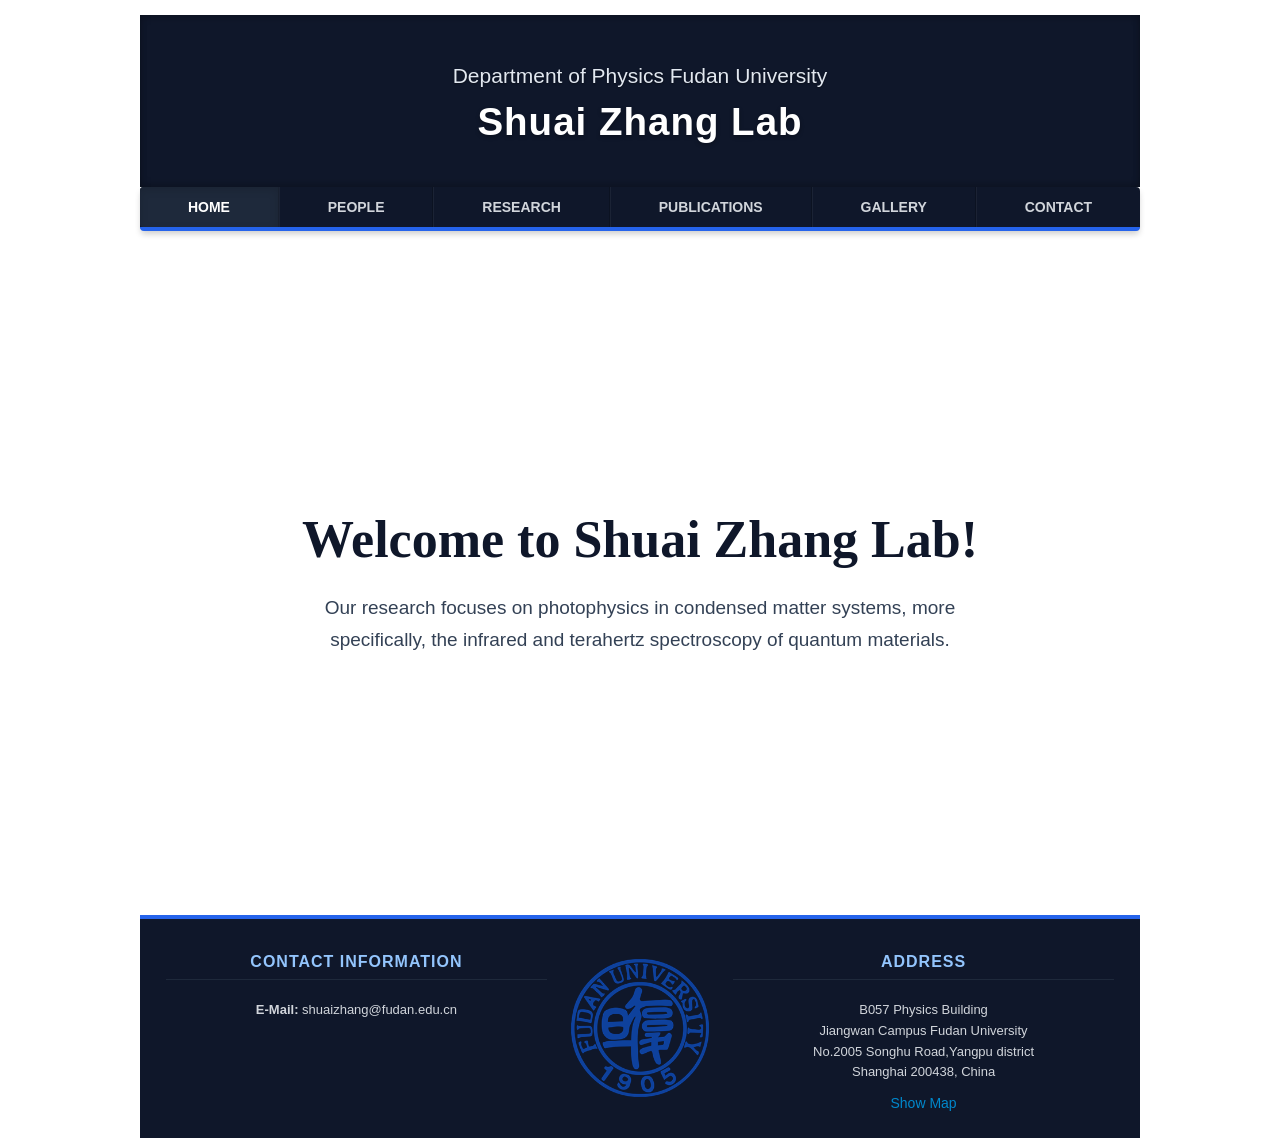
<file: index.html>
<!DOCTYPE html>
<html lang="en">
   <head>
      <meta charset="utf-8">
      <title>Shuai Zhang Lab | Fudan University | 复旦大学张帅课题组</title>
      <meta name="viewport" content="width=device-width, initial-scale=1.0">
      <meta name="description" content="Shuai Zhang Lab in the Department of Physics at Fudan University studies quantum materials with infrared and terahertz spectroscopy. 复旦大学物理学系张帅课题组，研究量子材料的红外与太赫兹光谱。">
      <link rel="canonical" href="https://shuaizhanglab.com/">
      <link href="css/bootstrap.min.css" rel="stylesheet">
      <link href="css/bootstrap-responsive.min.css" rel="stylesheet">
      <link href="css/theme.css?v=site-identity-a4ce" rel="stylesheet">
      <meta property="og:site_name" content="Shuai Zhang Lab">
      <script type="application/ld+json">
      {
        "@context": "https://schema.org",
        "@graph": [
          {
            "@type": "WebSite",
            "name": "Shuai Zhang Lab",
            "alternateName": [
              "复旦大学张帅课题组",
              "Shuai Zhang Lab at Fudan University"
            ],
            "url": "https://shuaizhanglab.com/",
            "@id": "https://shuaizhanglab.com/#website",
            "publisher": {
              "@id": "https://shuaizhanglab.com/#lab"
            }
          },
          {
            "@type": "Organization",
            "@id": "https://shuaizhanglab.com/#lab",
            "name": "Shuai Zhang Lab",
            "alternateName": "复旦大学张帅课题组",
            "url": "https://shuaizhanglab.com/",
            "parentOrganization": {
              "@type": "CollegeOrUniversity",
              "name": "Fudan University",
              "url": "https://www.fudan.edu.cn/"
            },
            "member": {
              "@id": "https://shuaizhanglab.com/people.html#principalinvestigator"
            }
          }
        ]
      }
      </script>
   </head>
   <body class="home-page">
      <div class="container site-content">
         <header class="jumbotron subhead" id="overview">
            <p class="lead"> Department of Physics Fudan University </p>
            <h1><a href="/">Shuai Zhang Lab</a></h1>
         </header>
         <nav class="masthead" aria-label="Main navigation">
            <div class="navbar">
               <div class="navbar-inner">
                  <div class="container">
                     <ul class="nav">
                        <li class="active"><a href="/" aria-current="page">HOME</a></li>
                        <li><a href="people.html">PEOPLE</a></li>
                        <li><a href="research.html">RESEARCH</a></li>
                        <li><a href="publications.html">PUBLICATIONS</a></li>
                        <li><a href="gallery.html">GALLERY</a></li>
                        <li><a href="contact.html">CONTACT</a></li>
                     </ul>
                  </div>
               </div>
            </div>
         </nav>
         <main id="home-content">
            <h2>Welcome to Shuai Zhang Lab!</h2>
            <p>Our research focuses on photophysics in condensed matter systems, more specifically, the infrared and terahertz spectroscopy of quantum materials.</p>
         </main>
      </div>
      <footer id="footer" class="container">
         <div class="row-fluid">
            <div class="span5">
               <h3>Contact Information</h3>
               <p><b>E-Mail: </b>shuaizhang@fudan.edu.cn</p>
            </div>
            <div class="span2">
               <a href="https://www.fudan.edu.cn/"><img src="thumbs/fudan-logo-web.png" width="240" height="240" decoding="async" loading="lazy" alt="research-lab-logo"/></a>
            </div>
            <div class="span5">
               <h3>Address</h3>
               <p>B057 Physics Building<br>
                  Jiangwan Campus Fudan University<br>
                  No.2005 Songhu Road,Yangpu district<br>
                  Shanghai 200438, China
               </p>
               <a href="http://maps.google.com/">Show Map</a>
            </div>
         </div>
      </footer>
   </body>
</html>
</file>
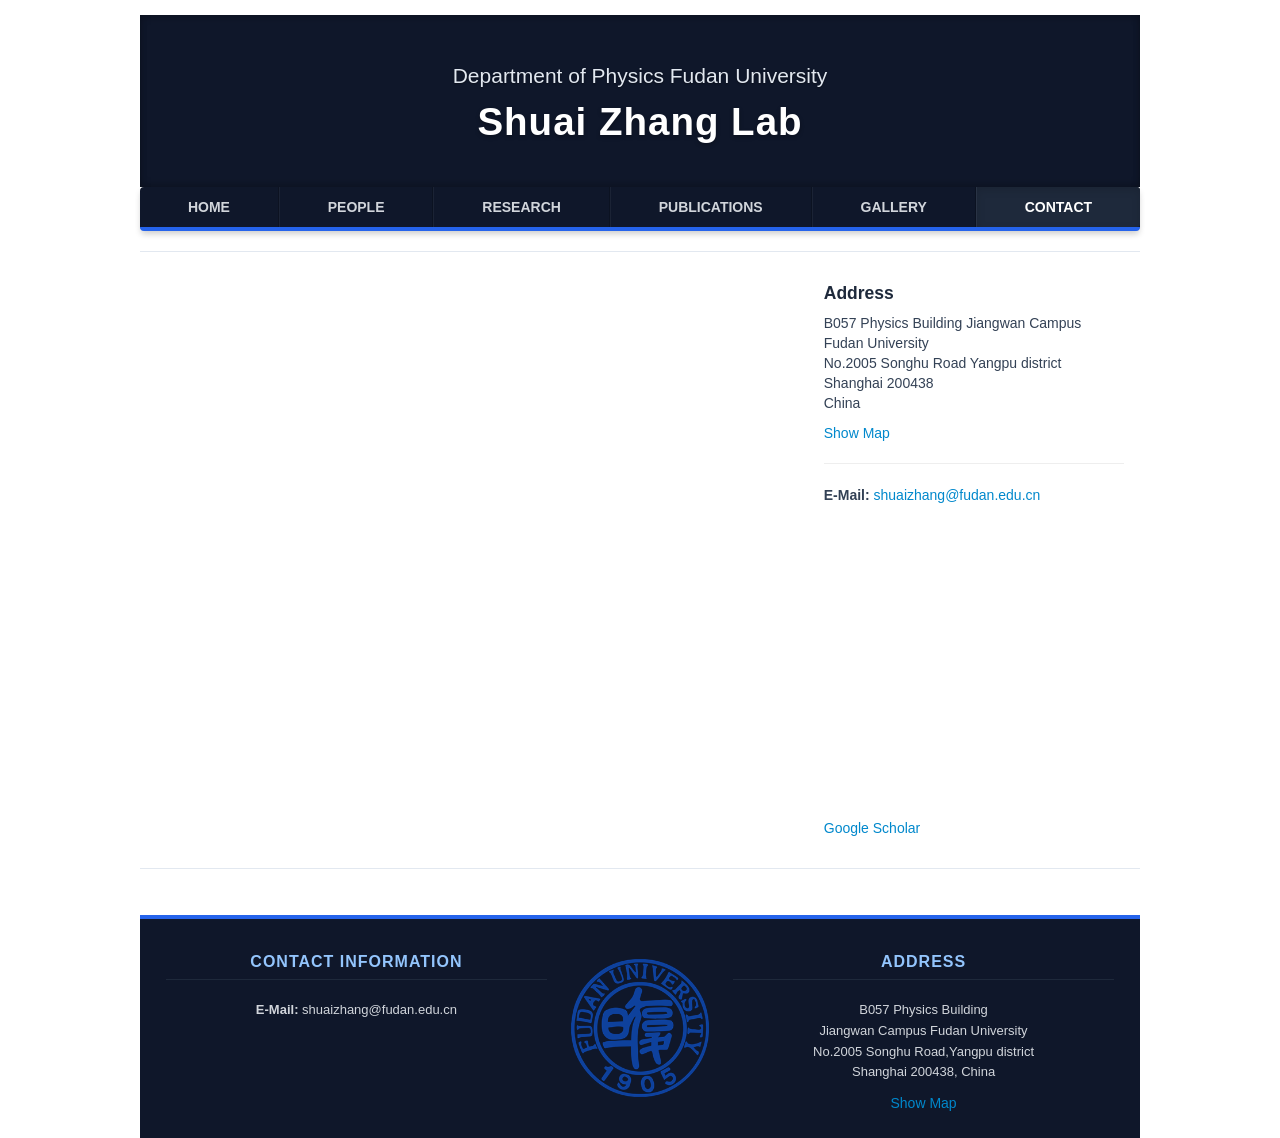
<file: contact.html>
<!DOCTYPE html>
<html lang="en">
   <head>
      <meta charset="utf-8">
      <title>Contact | Shuai Zhang Lab, Fudan University</title>
      <meta name="viewport" content="width=device-width, initial-scale=1.0">
      <meta name="description" content="Contact the Shuai Zhang Lab in the Department of Physics at Fudan University and find the lab on Jiangwan Campus.">
      <link rel="canonical" href="https://shuaizhanglab.com/contact.html">
      <meta name="author" content="">
      <!-- Le styles -->
      <link href="css/bootstrap.min.css" rel="stylesheet">
      <link href="css/bootstrap-responsive.min.css" rel="stylesheet">
      <link href="css/theme.css?v=site-identity-a4ce" rel="stylesheet">
   </head>
   <body>
      <div class="container site-content">
         <header class="jumbotron subhead" id="overview">
            <p class="lead"> Department of Physics Fudan University </p>
            <h1><a href="/">Shuai Zhang Lab</a></h1>
         </header>
         <div class="masthead">
            <div class="navbar">
               <div class="navbar-inner">
                  <div class="container">
                     <ul class="nav">
                        <li><a href="/">HOME</a></li>
                        <li><a href="people.html">PEOPLE</a></li>
                        <li><a href="research.html">RESEARCH</a></li>
                        <li><a href="publications.html">PUBLICATIONS</a></li>
                        <li><a href="gallery.html">GALLERY</a></li>
                        <li class="active" ><a href="#">CONTACT</a></li>
                     </ul>
                  </div>
               </div>
            </div>
         </div>
         <hr>
         <div class="row-fluid">
            <div class="span12 content">
               <div class="row-fluid contact-layout">
                  <div class="span8">
                     <iframe class="map-frame" loading="lazy" src="https://maps.google.com/maps?q=复旦大学江湾校区物理科研楼&hl=en&z=15&output=embed" frameborder="0" scrolling="no" marginheight="0" marginwidth="0"></iframe>
                  </div>
                  <div class="span4 contact-details">
                     <div class="box_cont">
                        <h4>Address</h4>
                        <p>B057 Physics Building Jiangwan Campus Fudan University<br>
                           No.2005 Songhu Road Yangpu district<br>
                           Shanghai 200438<br>
                           China
                        </p>
                        <a href="https://maps.app.goo.gl/UoWGFn8cNgAK58Px5">Show Map</a>
                        <hr>
                        <p><strong>E-Mail:</strong> <a href="mailto:shuaizhang@fudan.edu.cn">shuaizhang@fudan.edu.cn</a></p>
                     </div>
                     <p class="contact-scholar"><a href="https://scholar.google.com/citations?user=EYUPjT8AAAAJ&amp;hl=zh-CN&amp;oi=ao">Google Scholar</a></p>
                  </div>
               </div>
            </div>
         </div>
         <hr>
      </div>
      <footer id="footer" class="container">
         <div class="row-fluid">
            <div class="span5">
               <h3>Contact Information</h3>
               <p><b>E-Mail: </b>shuaizhang@fudan.edu.cn</p>
            </div>
            <div class="span2">
               <a href="https://www.fudan.edu.cn/"><img src="thumbs/fudan-logo-web.png" width="240" height="240" decoding="async" loading="lazy" alt="research-lab-logo"/></a>
            </div>
            <div class="span5">
               <h3>Address</h3>
               <p>B057 Physics Building<br>
                  Jiangwan Campus Fudan University<br>
                  No.2005 Songhu Road,Yangpu district<br>
                  Shanghai 200438, China
               </p>
               <a href="http://maps.google.com/">Show Map</a>
            </div>
         </div>
      </footer>
      
   </body>
</html>
</file>
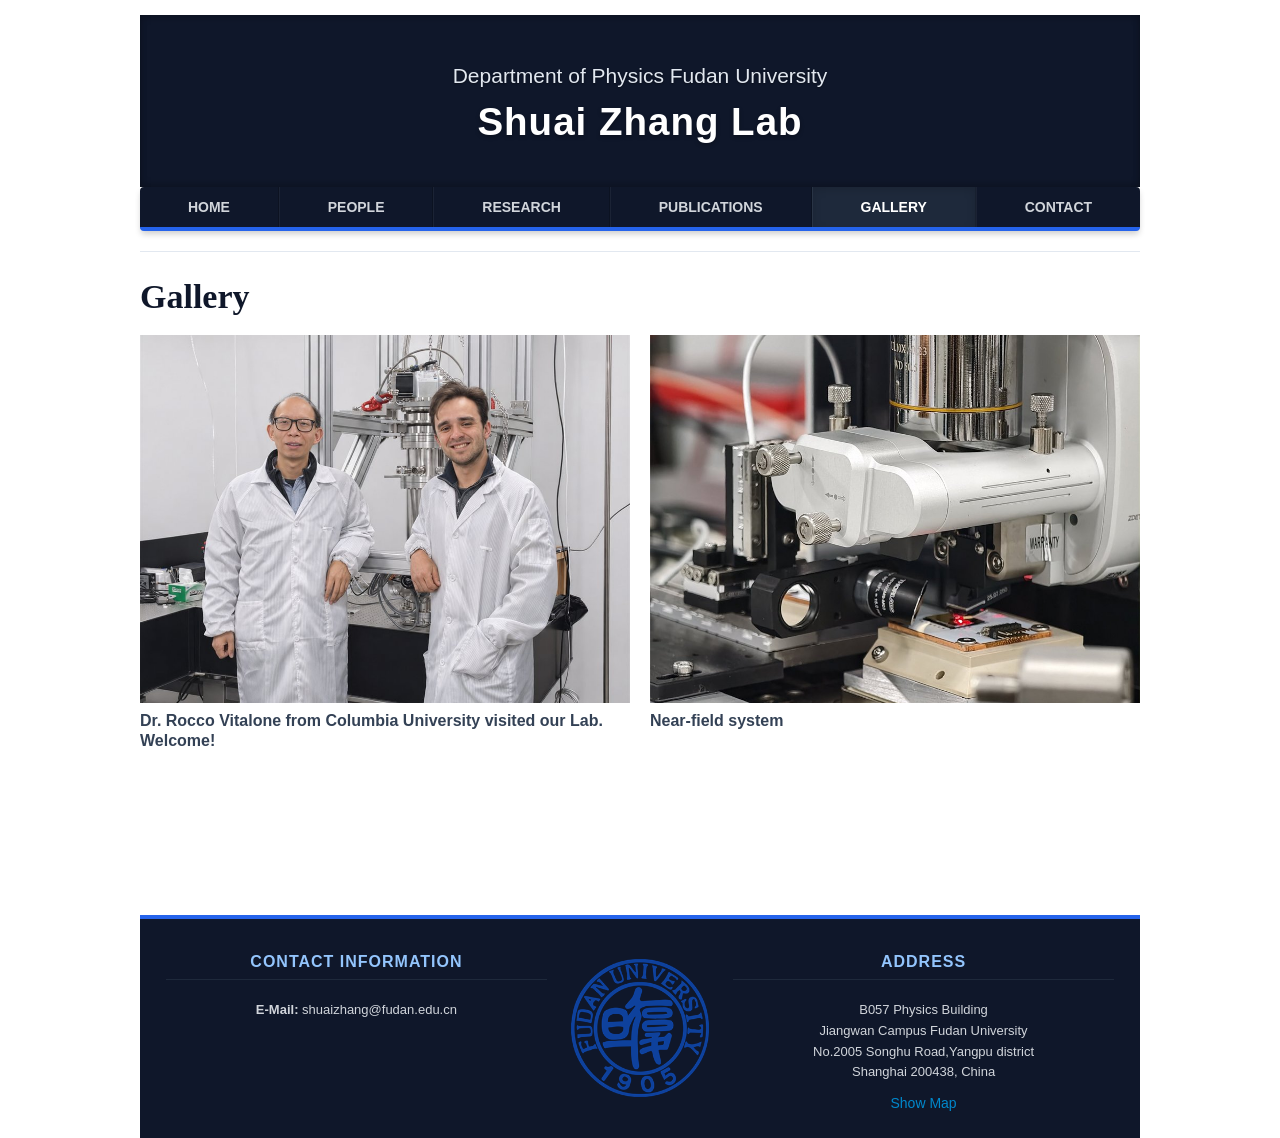
<file: gallery.html>
<!DOCTYPE html>
<html lang="en">
   <head>
      <meta charset="utf-8">
      <title>Gallery | Shuai Zhang Lab, Fudan University</title>
      <meta name="viewport" content="width=device-width, initial-scale=1.0">
      <meta name="description" content="Gallery of the Shuai Zhang Lab at Fudan University, featuring a visit by Rocco Vitalone of Columbia University and the near-field system.">
      <link rel="canonical" href="https://shuaizhanglab.com/gallery.html">
      <meta name="author" content="">
      <!-- Le styles -->
      <link href="css/bootstrap.min.css" rel="stylesheet">
      <link href="css/bootstrap-responsive.min.css" rel="stylesheet">
      <link href="css/theme.css?v=gallery-single-photo" rel="stylesheet">
   </head>
   <body>
      <div class="container site-content">
         <header class="jumbotron subhead" id="overview">
            <p class="lead"> Department of Physics Fudan University </p>
            <h1><a href="/">Shuai Zhang Lab</a></h1>
         </header>
         <div class="masthead">
            <div class="navbar">
               <div class="navbar-inner">
                  <div class="container">
                     <ul class="nav">
                        <li><a href="/">HOME</a></li>
                        <li><a href="people.html">PEOPLE</a></li>
                        <li><a href="research.html">RESEARCH</a></li>
                        <li><a href="publications.html">PUBLICATIONS</a></li>
                        <li class="active"><a href="gallery.html">GALLERY</a></li>
                        <li><a href="contact.html">CONTACT</a></li>
                     </ul>
                  </div>
               </div>
            </div>
         </div>
         <hr>
         <main id="gallery-content" aria-labelledby="gallery-title">
            <h2 id="gallery-title">Gallery</h2>
            <div class="gallery-grid">
               <figure>
                  <a href="images/rocco-vitalone-lab-visit.jpg">
                     <img src="thumbs/gallery-rocco-vitalone-lab-visit.jpg" width="960" height="720" decoding="async" alt="Two researchers in lab coats standing beside a laboratory instrument">
                  </a>
                  <figcaption>Dr. Rocco Vitalone from Columbia University visited our Lab. Welcome!</figcaption>
               </figure>
               <figure>
                  <a href="images/near-field-system.jpg">
                     <img class="gallery-system-photo" src="thumbs/gallery-near-field-system.jpg" width="918" height="1220" decoding="async" loading="lazy" alt="Close-up of the near-field system over the sample stage">
                  </a>
                  <figcaption>Near-field system</figcaption>
               </figure>
            </div>
         </main>
      </div>
      <footer id="footer" class="container">
         <div class="row-fluid">
            <div class="span5">
               <h3>Contact Information</h3>
               <p><b>E-Mail: </b>shuaizhang@fudan.edu.cn</p>
            </div>
            <div class="span2">
               <a href="https://www.fudan.edu.cn/"><img src="thumbs/fudan-logo-web.png" width="240" height="240" decoding="async" loading="lazy" alt="research-lab-logo"/></a>
            </div>
            <div class="span5">
               <h3>Address</h3>
               <p>B057 Physics Building<br>
                  Jiangwan Campus Fudan University<br>
                  No.2005 Songhu Road,Yangpu district<br>
                  Shanghai 200438, China
               </p>
               <a href="http://maps.google.com/">Show Map</a>
            </div>
         </div>
      </footer>
   </body>
</html>
</file>
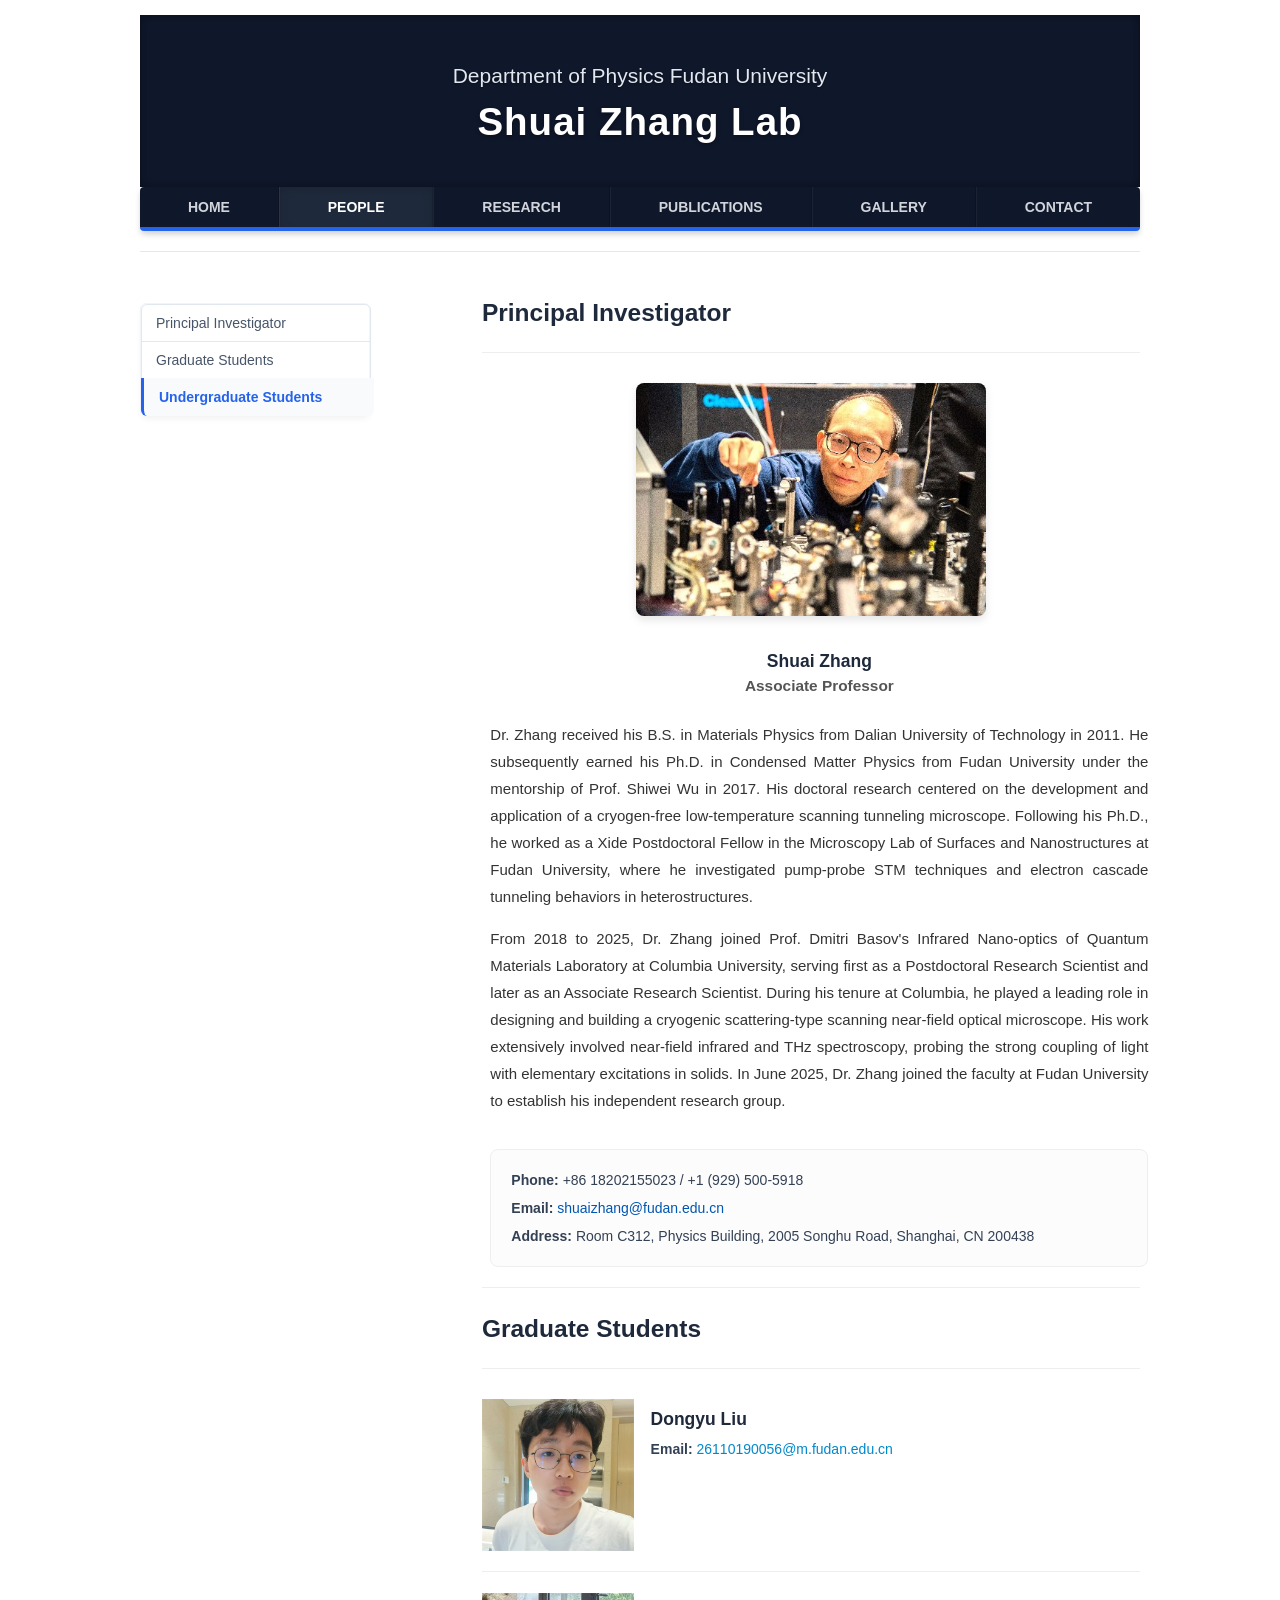
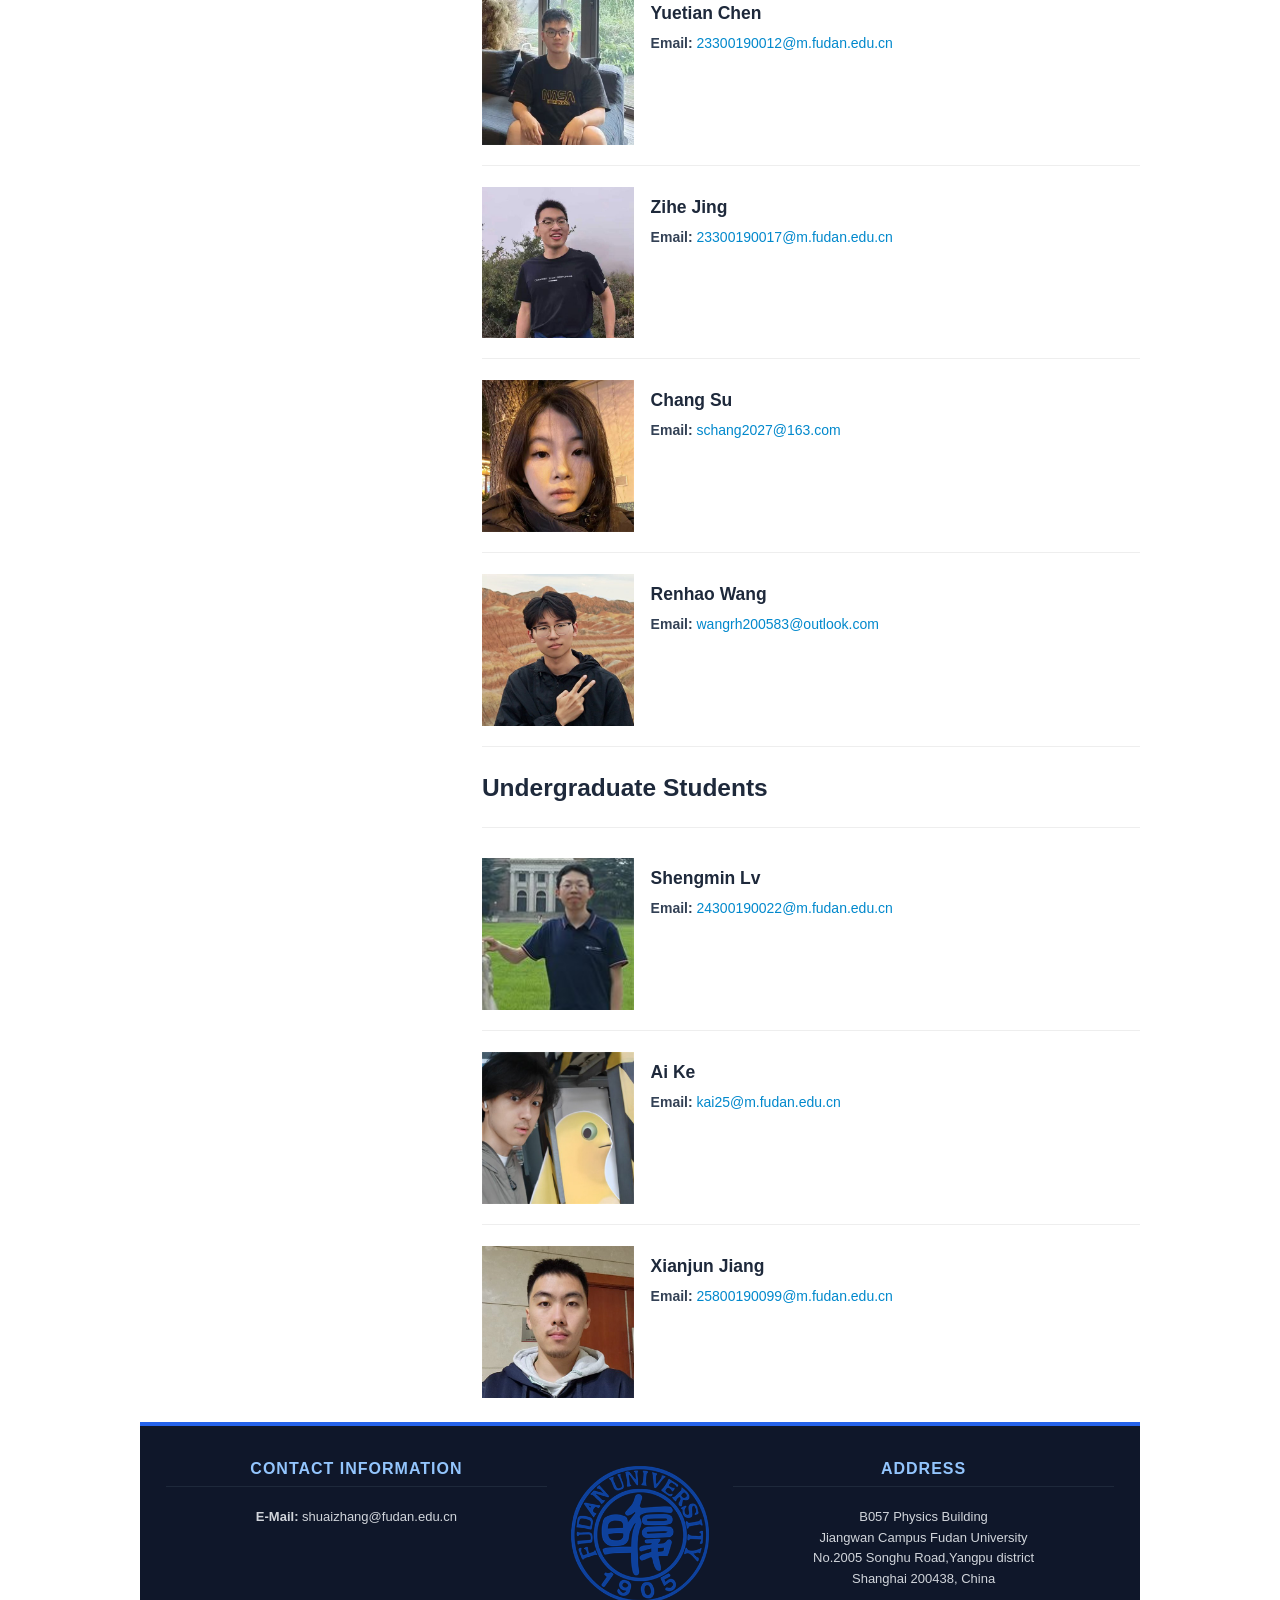
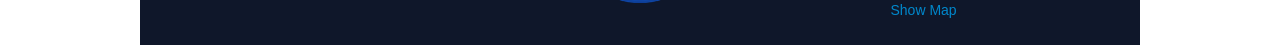
<file: people.html>
<!DOCTYPE html>
<html lang="en">
   <head>
      <meta charset="utf-8">
      <title>People | Shuai Zhang Lab, Fudan University · 张帅课题组</title>
      <meta name="viewport" content="width=device-width, initial-scale=1.0">
      <meta name="description" content="Meet Shuai Zhang (张帅) and the graduate and undergraduate members of the Shuai Zhang Lab at Fudan University.">
      <link rel="canonical" href="https://shuaizhanglab.com/people.html">
      <meta name="author" content="">
      <!-- Le styles -->
      <link href="css/bootstrap.min.css" rel="stylesheet">
      <link href="css/bootstrap-responsive.min.css" rel="stylesheet">
      <link href="css/theme.css?v=site-identity-a4ce" rel="stylesheet">
      <script type="application/ld+json">
      {
        "@context": "https://schema.org",
        "@type": "Person",
        "@id": "https://shuaizhanglab.com/people.html#principalinvestigator",
        "name": "Shuai Zhang",
        "alternateName": "张帅",
        "url": "https://shuaizhanglab.com/people.html#principalinvestigator",
        "affiliation": {
          "@id": "https://shuaizhanglab.com/#lab"
        },
        "sameAs": [
          "https://phys.fudan.edu.cn/d2/74/c7605a774772/page.htm",
          "https://scholar.google.com/citations?user=EYUPjT8AAAAJ"
        ]
      }
      </script>
   </head>
   <body>
      <div class="container site-content">
         <header class="jumbotron subhead" id="overview">
            <p class="lead"> Department of Physics Fudan University </p>
            <h1><a href="/">Shuai Zhang Lab</a></h1>
         </header>
         <div class="masthead">
            <div class="navbar">
               <div class="navbar-inner">
                  <div class="container">
                     <ul class="nav">
                        <li><a href="/">HOME</a></li>
                        <li class="active"><a href="#">PEOPLE</a></li>
                        <li><a href="research.html">RESEARCH</a></li>
                        <li><a href="publications.html">PUBLICATIONS</a></li>
                        <li><a href="gallery.html">GALLERY</a></li>
                        <li><a href="contact.html">CONTACT</a></li>
                     </ul>
                  </div>
               </div>
            </div>
         </div>
         <hr>
         <div class="row-fluid">
            <div class="span3 bs-docs-sidebar" id="navparent">
               <ul class="nav nav-list bs-docs-sidenav" data-spy="affix" data-offset-top="200" data-offset-bottom="260">
                  <li><a href="#principalinvestigator"> Principal Investigator </a></li>
                  <li><a href="#graduate">Graduate Students</a></li>
                  <li><a href="#undergraduate">Undergraduate Students</a></li>
               </ul>
            </div>
            <div class="span8 offset1">
               <section id="principalinvestigator">
                  <div class="page-header">
                      <h3>Principal Investigator</h3>
                  </div>
                  
                  <div class="row-fluid" style="display: flex; flex-direction: column; align-items: center;">
                      
                      <div class="span10" style="text-align: center; margin-bottom: 25px;">
                          <img src="thumbs/szphoto-web.jpg" width="474" height="316" decoding="async" alt="Shuai Zhang" style="max-width: 350px; width: 100%; height: auto; border-radius: 8px; box-shadow: 0 4px 8px rgba(0,0,0,0.1);"/>
                      </div>
                      
                      <div class="span10" style="max-width: 900px; width: 100%;">
                          
                          <div style="text-align: center; margin-bottom: 25px;">
                              <h4 style="margin-bottom: 5px;">Shuai Zhang</h4>
                              <p style="font-size: 1.1em; color: #555;"><strong>Associate Professor</strong></p>
                          </div>
                          
                          <div style="text-align: justify; line-height: 1.8; color: #333; font-size: 15px;">
                              <p>Dr. Zhang received his B.S. in Materials Physics from Dalian University of Technology in 2011. He subsequently earned his Ph.D. in Condensed Matter Physics from Fudan University under the mentorship of Prof. Shiwei Wu in 2017. His doctoral research centered on the development and application of a cryogen-free low-temperature scanning tunneling microscope. Following his Ph.D., he worked as a Xide Postdoctoral Fellow in the Microscopy Lab of Surfaces and Nanostructures at Fudan University, where he investigated pump-probe STM techniques and electron cascade tunneling behaviors in heterostructures.</p>
              
                              <p style="margin-top: 15px;">From 2018 to 2025, Dr. Zhang joined Prof. Dmitri Basov's Infrared Nano-optics of Quantum Materials Laboratory at Columbia University, serving first as a Postdoctoral Research Scientist and later as an Associate Research Scientist. During his tenure at Columbia, he played a leading role in designing and building a cryogenic scattering-type scanning near-field optical microscope. His work extensively involved near-field infrared and THz spectroscopy, probing the strong coupling of light with elementary excitations in solids. In June 2025, Dr. Zhang joined the faculty at Fudan University to establish his independent research group.</p>
                          </div>
                          
                          <div style="margin-top: 35px; padding: 20px; background-color: #fcfcfc; border: 1px solid #eee; border-radius: 8px;">
                              <p style="margin-bottom: 8px;"><b>Phone: </b>+86 18202155023 / +1 (929) 500-5918</p>
                              <p style="margin-bottom: 8px;"><b>Email: </b><a href="mailto:shuaizhang@fudan.edu.cn" style="color: #0056b3;">shuaizhang@fudan.edu.cn</a></p>
                              <p style="margin-bottom: 0;"><b>Address: </b>Room C312, Physics Building, 2005 Songhu Road, Shanghai, CN 200438</p>
                          </div>
                          
                      </div>
                  </div>
              </section>
               <hr>
               <section id="graduate">
                  <div class="page-header">
                     <h3>Graduate Students</h3>
                  </div>
                  <div class="row-fluid">
                     <div class="span3">
                        <img src="thumbs/dyliu-web.jpg" width="480" height="480" decoding="async" loading="lazy" alt="Dongyu Liu"/>
                     </div>
                     <div class="span9">
                        <h4>Dongyu Liu</h4>
                        <p><b>Email: </b><a href="mailto:26110190056@m.fudan.edu.cn">26110190056@m.fudan.edu.cn</a></p>
                     </div>
                  </div>
                  <hr>
                  <div class="row-fluid">
                     <div class="span3">
                        <img src="thumbs/yuetian-chen-web.jpg" width="480" height="480" decoding="async" loading="lazy" alt="Yuetian Chen" style="display: block; width: 100%; aspect-ratio: 1; object-fit: cover;"/>
                     </div>
                     <div class="span9">
                        <h4>Yuetian Chen</h4>
                        <p><b>Email: </b><a href="mailto:23300190012@m.fudan.edu.cn">23300190012@m.fudan.edu.cn</a></p>
                     </div>
                  </div>
                  <hr>
                  <div class="row-fluid">
                     <div class="span3">
                        <img src="thumbs/zihe-jing-web.jpg" width="480" height="480" decoding="async" loading="lazy" alt="Zihe Jing" style="display: block; width: 100%; aspect-ratio: 1; object-fit: cover; object-position: center 35%;"/>
                     </div>
                     <div class="span9">
                        <h4>Zihe Jing</h4>
                        <p><b>Email: </b><a href="mailto:23300190017@m.fudan.edu.cn">23300190017@m.fudan.edu.cn</a></p>
                     </div>
                  </div>
                  <hr>
                  <div class="row-fluid">
                     <div class="span3">
                        <img src="thumbs/chang-su-web.jpg" width="480" height="480" decoding="async" loading="lazy" alt="Chang Su" style="display: block; width: 100%; aspect-ratio: 1; object-fit: cover;"/>
                     </div>
                     <div class="span9">
                        <h4>Chang Su</h4>
                        <p><b>Email: </b><a href="mailto:schang2027@163.com">schang2027@163.com</a></p>
                     </div>
                  </div>
                  <hr>
                  <div class="row-fluid">
                     <div class="span3">
                        <img src="thumbs/renhao-wang.jpg" alt="Renhao Wang" loading="lazy" decoding="async" style="display: block; width: 100%; aspect-ratio: 1; object-fit: cover;"/>
                     </div>
                     <div class="span9">
                        <h4>Renhao Wang</h4>
                        <p><b>Email: </b><a href="mailto:wangrh200583@outlook.com">wangrh200583@outlook.com</a></p>
                     </div>
                  </div>
               </section>
               <hr>
               <section id="undergraduate">
                  <div class="page-header">
                     <h3>Undergraduate Students</h3>
                  </div>
                  <div class="row-fluid">
                     <div class="span3">
                        <div style="position: relative; width: 100%; aspect-ratio: 1; overflow: hidden;">
                           <img src="thumbs/shengmin-lv-web.jpg" width="283" height="480" decoding="async" loading="lazy" alt="Shengmin Lv" style="position: absolute; top: -64%; right: 0; width: 188.24%; max-width: none;"/>
                        </div>
                     </div>
                     <div class="span9">
                        <h4>Shengmin Lv</h4>
                        <p><b>Email: </b><a href="mailto:24300190022@m.fudan.edu.cn">24300190022@m.fudan.edu.cn</a></p>
                     </div>
                  </div>
                  <hr>
                  <div class="row-fluid">
                     <div class="span3">
                        <img src="thumbs/ai-ke-web.jpg" width="480" height="480" decoding="async" loading="lazy" alt="Ai Ke" style="display: block; width: 100%; aspect-ratio: 1; object-fit: cover;"/>
                     </div>
                     <div class="span9">
                        <h4>Ai Ke</h4>
                        <p><b>Email: </b><a href="mailto:kai25@m.fudan.edu.cn">kai25@m.fudan.edu.cn</a></p>
                     </div>
                  </div>
                  <hr>
                  <div class="row-fluid">
                     <div class="span3">
                        <img src="thumbs/xianjun-jiang.jpg" alt="Xianjun Jiang" loading="lazy" decoding="async" style="display: block; width: 100%; aspect-ratio: 1; object-fit: cover;"/>
                     </div>
                     <div class="span9">
                        <h4>Xianjun Jiang</h4>
                        <p><b>Email: </b><a href="mailto:25800190099@m.fudan.edu.cn">25800190099@m.fudan.edu.cn</a></p>
                     </div>
                  </div>
               </section>
            </div>
         </div>
      </div>
      <footer id="footer" class="container">
         <div class="row-fluid">
            <div class="span5">
               <h3>Contact Information</h3>
               <p><b>E-Mail: </b>shuaizhang@fudan.edu.cn</p>
            </div>
            <div class="span2">
               <a href="https://www.fudan.edu.cn/"><img src="thumbs/fudan-logo-web.png" width="240" height="240" decoding="async" loading="lazy" alt="research-lab-logo"/></a>
            </div>
            <div class="span5">
               <h3>Address</h3>
               <p>B057 Physics Building<br>
                  Jiangwan Campus Fudan University<br>
                  No.2005 Songhu Road,Yangpu district<br>
                  Shanghai 200438, China
               </p>
               <a href="http://maps.google.com/">Show Map</a>
            </div>
         </div>
      </footer>

      <!-- Le javascript
         ================================================== -->
      <!-- Placed at the end of the document so the pages load faster -->
      <script src="js/jquery-1.9.1.min.js"></script>
      <script src="js/bootstrap.min.js"></script>
      <script>
         $(document).ready(function() {
             $(document.body).scrollspy({
                 target: "#navparent"
             });
         });
         
      </script>
   </body>
</html>
</file>
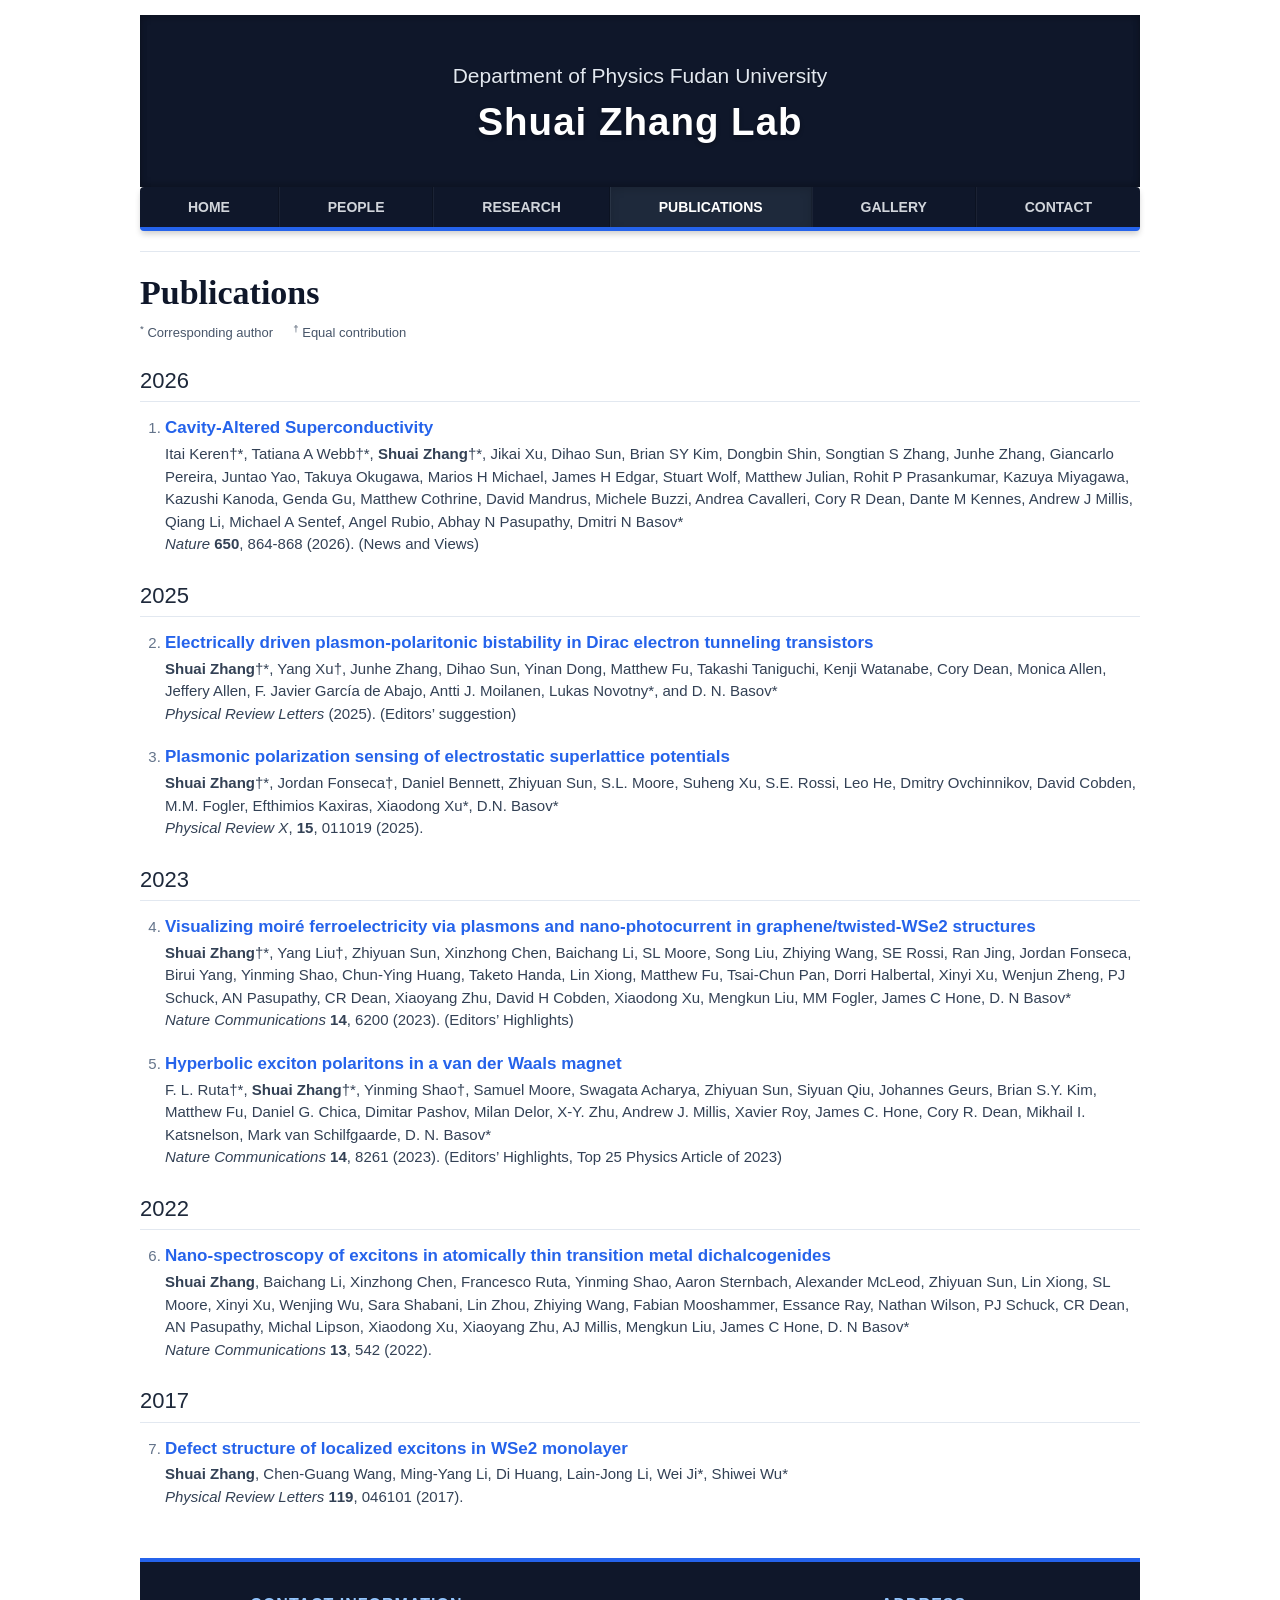
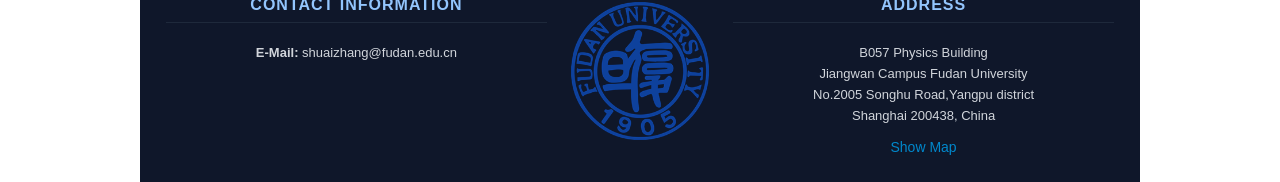
<file: publications.html>
<!DOCTYPE html>
<html lang="en">
   <head>
      <meta charset="utf-8">
      <title>Publications | Shuai Zhang Lab, Fudan University</title>
      <meta name="viewport" content="width=device-width, initial-scale=1.0">
      <meta name="description" content="Journal publications from the Shuai Zhang Lab on quantum materials, nano-optics, and condensed matter physics.">
      <link rel="canonical" href="https://shuaizhanglab.com/publications.html">
      <meta name="author" content="">
      <!-- Le styles -->
      <link href="css/bootstrap.min.css" rel="stylesheet">
      <link href="css/bootstrap-responsive.min.css" rel="stylesheet">
      <link href="css/theme.css?v=site-identity-a4ce" rel="stylesheet">
   </head>
   <body>
      <div class="container site-content">
         <header class="jumbotron subhead" id="overview">
            <p class="lead"> Department of Physics Fudan University </p>
            <h1><a href="/">Shuai Zhang Lab</a></h1>
         </header>
         <div class="masthead">
            <div class="navbar">
               <div class="navbar-inner">
                  <div class="container">
                     <ul class="nav">
                        <li><a href="/">HOME</a></li>
                        <li><a href="people.html">PEOPLE</a></li>
                        <li><a href="research.html">RESEARCH</a></li>
                        <li class="active"><a href="#">PUBLICATIONS</a></li>
                        <li><a href="gallery.html">GALLERY</a></li>
                        <li><a href="contact.html">CONTACT</a></li>
                     </ul>
                  </div>
               </div>
            </div>
         </div>
         <hr>
         <main id="published" aria-labelledby="publications-title">
            <header class="publications-header">
               <h2 id="publications-title">Publications</h2>
               <p class="publication-legend">
                  <span><sup>*</sup> Corresponding author</span>
                  <span><sup>†</sup> Equal contribution</span>
               </p>
            </header>
            <section id="2026">
                <h3 class="publication-year">2026</h3>
                <ol class="publication-list">
                    <li class="publication">
                        <p class="publication-title"><a href="https://www.nature.com/articles/s41586-025-00000-0">Cavity-Altered Superconductivity</a></p>
                        <p class="publication-authors">Itai Keren†*, Tatiana A Webb†*, <strong>Shuai Zhang</strong>†*, Jikai Xu, Dihao Sun, Brian SY Kim, Dongbin Shin, Songtian S Zhang, Junhe Zhang, Giancarlo Pereira, Juntao Yao, Takuya Okugawa, Marios H Michael, James H Edgar, Stuart Wolf, Matthew Julian, Rohit P Prasankumar, Kazuya Miyagawa, Kazushi Kanoda, Genda Gu, Matthew Cothrine, David Mandrus, Michele Buzzi, Andrea Cavalleri, Cory R Dean, Dante M Kennes, Andrew J Millis, Qiang Li, Michael A Sentef, Angel Rubio, Abhay N Pasupathy, Dmitri N Basov*</p>
                        <p class="publication-citation"><cite>Nature</cite> <strong>650</strong>, 864-868 (2026). (News and Views)</p>
                    </li>
                </ol>
            </section>

            <section id="2025">
                <h3 class="publication-year">2025</h3>
                <ol class="publication-list" start="2">
                    <li class="publication">
                        <p class="publication-title"><a href="https://doi.org/10.1103/7xlm-s3s5">Electrically driven plasmon-polaritonic bistability in Dirac electron tunneling transistors</a></p>
                        <p class="publication-authors"><strong>Shuai Zhang</strong>†*, Yang Xu†, Junhe Zhang, Dihao Sun, Yinan Dong, Matthew Fu, Takashi Taniguchi, Kenji Watanabe, Cory Dean, Monica Allen, Jeffery Allen, F. Javier García de Abajo, Antti J. Moilanen, Lukas Novotny*, and D. N. Basov*</p>
                        <p class="publication-citation"><cite>Physical Review Letters</cite> (2025). (Editors’ suggestion)</p>
                    </li>
                    <li class="publication">
                        <p class="publication-title"><a href="https://journals.aps.org/prx/">Plasmonic polarization sensing of electrostatic superlattice potentials</a></p>
                        <p class="publication-authors"><strong>Shuai Zhang</strong>†*, Jordan Fonseca†, Daniel Bennett, Zhiyuan Sun, S.L. Moore, Suheng Xu, S.E. Rossi, Leo He, Dmitry Ovchinnikov, David Cobden, M.M. Fogler, Efthimios Kaxiras, Xiaodong Xu*, D.N. Basov*</p>
                        <p class="publication-citation"><cite>Physical Review X</cite>, <strong>15</strong>, 011019 (2025).</p>
                    </li>
                </ol>
            </section>

            <section id="2023">
                <h3 class="publication-year">2023</h3>
                <ol class="publication-list" start="4">
                    <li class="publication">
                        <p class="publication-title"><a href="https://www.nature.com/ncomms/">Visualizing moiré ferroelectricity via plasmons and nano-photocurrent in graphene/twisted-WSe2 structures</a></p>
                        <p class="publication-authors"><strong>Shuai Zhang</strong>†*, Yang Liu†, Zhiyuan Sun, Xinzhong Chen, Baichang Li, SL Moore, Song Liu, Zhiying Wang, SE Rossi, Ran Jing, Jordan Fonseca, Birui Yang, Yinming Shao, Chun-Ying Huang, Taketo Handa, Lin Xiong, Matthew Fu, Tsai-Chun Pan, Dorri Halbertal, Xinyi Xu, Wenjun Zheng, PJ Schuck, AN Pasupathy, CR Dean, Xiaoyang Zhu, David H Cobden, Xiaodong Xu, Mengkun Liu, MM Fogler, James C Hone, D. N Basov*</p>
                        <p class="publication-citation"><cite>Nature Communications</cite> <strong>14</strong>, 6200 (2023). (Editors’ Highlights)</p>
                    </li>
                    <li class="publication">
                        <p class="publication-title"><a href="https://www.nature.com/ncomms/">Hyperbolic exciton polaritons in a van der Waals magnet</a></p>
                        <p class="publication-authors">F. L. Ruta†*, <strong>Shuai Zhang</strong>†*, Yinming Shao†, Samuel Moore, Swagata Acharya, Zhiyuan Sun, Siyuan Qiu, Johannes Geurs, Brian S.Y. Kim, Matthew Fu, Daniel G. Chica, Dimitar Pashov, Milan Delor, X-Y. Zhu, Andrew J. Millis, Xavier Roy, James C. Hone, Cory R. Dean, Mikhail I. Katsnelson, Mark van Schilfgaarde, D. N. Basov*</p>
                        <p class="publication-citation"><cite>Nature Communications</cite> <strong>14</strong>, 8261 (2023). (Editors’ Highlights, Top 25 Physics Article of 2023)</p>
                    </li>
                </ol>
            </section>

            <section id="2022">
                <h3 class="publication-year">2022</h3>
                <ol class="publication-list" start="6">
                    <li class="publication">
                        <p class="publication-title"><a href="https://www.nature.com/ncomms/">Nano-spectroscopy of excitons in atomically thin transition metal dichalcogenides</a></p>
                        <p class="publication-authors"><strong>Shuai Zhang</strong>, Baichang Li, Xinzhong Chen, Francesco Ruta, Yinming Shao, Aaron Sternbach, Alexander McLeod, Zhiyuan Sun, Lin Xiong, SL Moore, Xinyi Xu, Wenjing Wu, Sara Shabani, Lin Zhou, Zhiying Wang, Fabian Mooshammer, Essance Ray, Nathan Wilson, PJ Schuck, CR Dean, AN Pasupathy, Michal Lipson, Xiaodong Xu, Xiaoyang Zhu, AJ Millis, Mengkun Liu, James C Hone, D. N Basov*</p>
                        <p class="publication-citation"><cite>Nature Communications</cite> <strong>13</strong>, 542 (2022).</p>
                    </li>
                </ol>
            </section>

            <section id="2017">
                <h3 class="publication-year">2017</h3>
                <ol class="publication-list" start="7">
                    <li class="publication">
                        <p class="publication-title"><a href="https://journals.aps.org/prl/abstract/10.1103/PhysRevLett.119.046101">Defect structure of localized excitons in WSe2 monolayer</a></p>
                        <p class="publication-authors"><strong>Shuai Zhang</strong>, Chen-Guang Wang, Ming-Yang Li, Di Huang, Lain-Jong Li, Wei Ji*, Shiwei Wu*</p>
                        <p class="publication-citation"><cite>Physical Review Letters</cite> <strong>119</strong>, 046101 (2017).</p>
                    </li>
                </ol>
            </section>
         </main>
      </div>
      <footer id="footer" class="container">
         <div class="row-fluid">
            <div class="span5">
               <h3>Contact Information</h3>
               <p><b>E-Mail: </b>shuaizhang@fudan.edu.cn</p>
            </div>
            <div class="span2">
               <a href="https://www.fudan.edu.cn/"><img src="thumbs/fudan-logo-web.png" width="240" height="240" decoding="async" loading="lazy" alt="research-lab-logo"/></a>
            </div>
            <div class="span5">
               <h3>Address</h3>
               <p>B057 Physics Building<br>
                  Jiangwan Campus Fudan University<br>
                  No.2005 Songhu Road,Yangpu district<br>
                  Shanghai 200438, China
               </p>
               <a href="http://maps.google.com/">Show Map</a>
            </div>
         </div>
      </footer>

   </body>
</html>
</file>
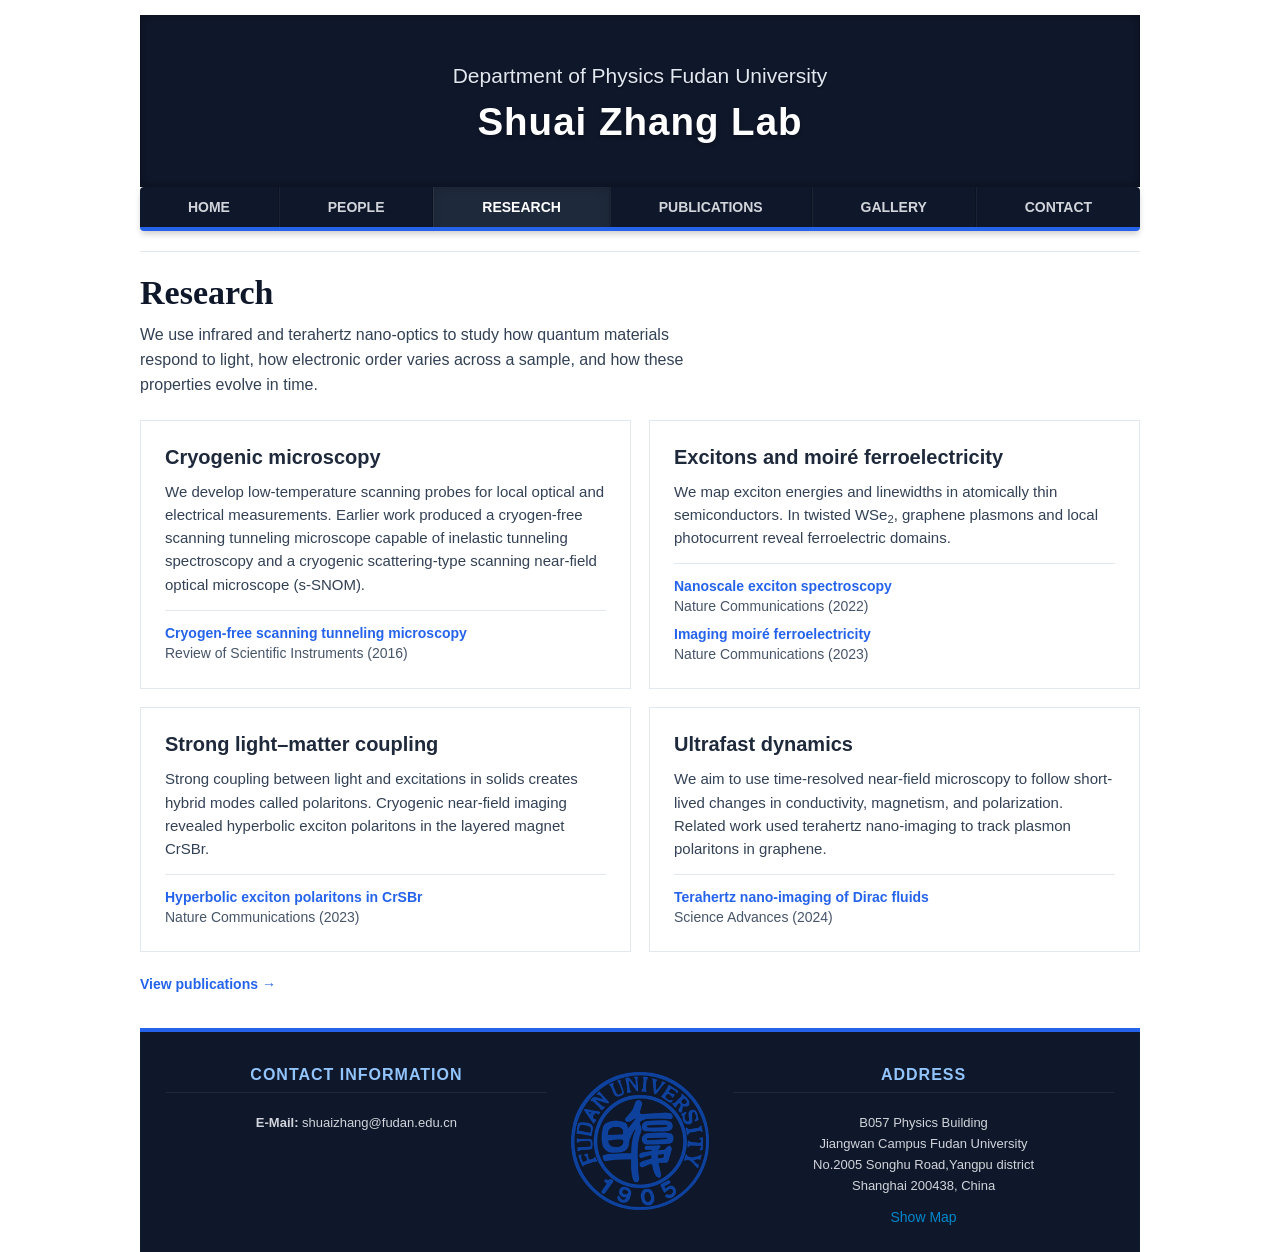
<file: research.html>
<!DOCTYPE html>
<html lang="en">
   <head>
      <meta charset="utf-8">
      <title>Research | Shuai Zhang Lab, Fudan University</title>
      <meta name="viewport" content="width=device-width, initial-scale=1.0">
      <meta name="description" content="Research in infrared and terahertz nano-optics of quantum materials at the Shuai Zhang Lab, Fudan University.">
      <link rel="canonical" href="https://shuaizhanglab.com/research.html">
      <meta name="author" content="">
      <!-- Le styles -->
      <link href="css/bootstrap.min.css" rel="stylesheet">
      <link href="css/bootstrap-responsive.min.css" rel="stylesheet">
      <link href="css/theme.css?v=site-identity-a4ce" rel="stylesheet">
   </head>
   <body>
      <div class="container site-content">
         <header class="jumbotron subhead" id="overview">
            <p class="lead"> Department of Physics Fudan University </p>
            <h1><a href="/">Shuai Zhang Lab</a></h1>
         </header>
         <div class="masthead">
            <div class="navbar">
               <div class="navbar-inner">
                  <div class="container">
                     <ul class="nav">
                        <li><a href="/">HOME</a></li>
                        <li><a href="people.html">PEOPLE</a></li>
                        <li class="active"><a href="#">RESEARCH</a></li>
                        <li><a href="publications.html">PUBLICATIONS</a></li>
                        <li><a href="gallery.html">GALLERY</a></li>
                        <li><a href="contact.html">CONTACT</a></li>
                     </ul>
                  </div>
               </div>
            </div>
         </div>
         <hr>
         <main id="research-content" aria-labelledby="research-title">
            <header class="research-intro">
               <h2 id="research-title">Research</h2>
               <p>We use infrared and terahertz nano-optics to study how quantum materials respond to light, how electronic order varies across a sample, and how these properties evolve in time.</p>
            </header>
            <div class="research-grid">
               <section class="research-area" aria-labelledby="research-instruments">
                  <h3 id="research-instruments">Cryogenic microscopy</h3>
                  <p>We develop low-temperature scanning probes for local optical and electrical measurements. Earlier work produced a cryogen-free scanning tunneling microscope capable of inelastic tunneling spectroscopy and a cryogenic scattering-type scanning near-field optical microscope (s-SNOM).</p>
                  <ul class="research-references">
                     <li><a href="https://doi.org/10.1063/1.4952577">Cryogen-free scanning tunneling microscopy</a><cite>Review of Scientific Instruments (2016)</cite></li>
                  </ul>
               </section>
               <section class="research-area" aria-labelledby="research-excitons">
                  <h3 id="research-excitons">Excitons and moiré ferroelectricity</h3>
                  <p>We map exciton energies and linewidths in atomically thin semiconductors. In twisted WSe<sub>2</sub>, graphene plasmons and local photocurrent reveal ferroelectric domains.</p>
                  <ul class="research-references">
                     <li><a href="https://www.nature.com/articles/s41467-022-28117-x">Nanoscale exciton spectroscopy</a><cite>Nature Communications (2022)</cite></li>
                     <li><a href="https://www.nature.com/articles/s41467-023-41773-x">Imaging moiré ferroelectricity</a><cite>Nature Communications (2023)</cite></li>
                  </ul>
               </section>
               <section class="research-area" aria-labelledby="research-polaritons">
                  <h3 id="research-polaritons">Strong light–matter coupling</h3>
                  <p>Strong coupling between light and excitations in solids creates hybrid modes called polaritons. Cryogenic near-field imaging revealed hyperbolic exciton polaritons in the layered magnet CrSBr.</p>
                  <ul class="research-references">
                     <li><a href="https://www.nature.com/articles/s41467-023-44100-6">Hyperbolic exciton polaritons in CrSBr</a><cite>Nature Communications (2023)</cite></li>
                  </ul>
               </section>
               <section class="research-area" aria-labelledby="research-dynamics">
                  <h3 id="research-dynamics">Ultrafast dynamics</h3>
                  <p>We aim to use time-resolved near-field microscopy to follow short-lived changes in conductivity, magnetism, and polarization. Related work used terahertz nano-imaging to track plasmon polaritons in graphene.</p>
                  <ul class="research-references">
                     <li><a href="https://doi.org/10.1126/sciadv.ado5553">Terahertz nano-imaging of Dirac fluids</a><cite>Science Advances (2024)</cite></li>
                  </ul>
               </section>
            </div>
            <p class="research-publications"><a href="publications.html">View publications <span aria-hidden="true">→</span></a></p>
         </main>
      </div>
      <footer id="footer" class="container">
         <div class="row-fluid">
            <div class="span5">
               <h3>Contact Information</h3>
               <p><b>E-Mail: </b>shuaizhang@fudan.edu.cn</p>
            </div>
            <div class="span2">
               <a href="https://www.fudan.edu.cn/"><img src="thumbs/fudan-logo-web.png" width="240" height="240" decoding="async" loading="lazy" alt="research-lab-logo"/></a>
            </div>
            <div class="span5">
               <h3>Address</h3>
               <p>B057 Physics Building<br>
                  Jiangwan Campus Fudan University<br>
                  No.2005 Songhu Road,Yangpu district<br>
                  Shanghai 200438, China
               </p>
               <a href="http://maps.google.com/">Show Map</a>
            </div>
         </div>
      </footer>

   </body>
</html>
</file>
<file: css/theme.css>
/* 引入现代全局字体与基础文本颜色 */
body {
	padding-top: 15px;
	padding-bottom: 0px;
	font-family: -apple-system, BlinkMacSystemFont, "Segoe UI", Roboto, "Helvetica Neue", Arial, sans-serif;
	color: #334155; 
}

/* 标题统一字体权重 */
h1, h2, h3, h4, h5, h6 {
	font-weight: 600;
	color: #1E293B;
}

/* Custom container */
.container {
	margin: 0 auto;
	max-width: 1000px;
}

/* Shared header and footer width */
.site-content,
#footer {
    box-sizing: border-box;
    width: calc(100% - 40px);
    max-width: 1000px;
    margin-left: auto;
    margin-right: auto;
}

.site-content {
    min-height: 100vh;
    min-height: 100svh;
    padding-bottom: 24px;
}

.site-content .navbar .container {
    width: 100%;
}

@media (max-width: 767px) {
    .site-content,
    #footer {
        width: 100%;
    }
}

.container>hr {
	margin: 20px 0;
	border-top: 1px solid #E2E8F0; 
}

/* =========================================================
   Navbar (顶部导航栏) - 保持与整体深色系协调
   ========================================================= */
/* =========================================================
   Navbar (顶部导航栏) - 保持与整体深色系协调
   ========================================================= */
   .navbar .navbar-inner {
	padding: 0;
	background-color: #0F172A; 
	background-image: none;    
	border: none; /* 先清除默认的旧边框 */
	
	/* 新增：与 Footer 保持完全一致的底部蓝色边框 */
	border-bottom: 4px solid #2563EB; 
	
	/* 阴影效果保留，让导航栏看起来更有层次 */
	box-shadow: 0 4px 6px -1px rgba(0, 0, 0, 0.2); 
}

.navbar .nav {
	margin: 0;
	display: table;
	width: 100%;
}

.navbar .nav li {
	display: table-cell;
	width: 1%;
	float: none;
}

.navbar .nav li a {
	font-weight: 600;
	text-align: center;
	border-left: 1px solid rgba(255, 255, 255, 0.05);
	border-right: 1px solid rgba(0, 0, 0, 0.2);
	color: #D1D5DB; 
	text-shadow: none; 
	transition: all 0.2s ease;
}

.navbar .nav li a:hover,
.navbar .nav li a:focus,
.navbar .nav .active > a {
	background-color: #1E293B; 
	color: #FFFFFF;
}

.navbar .nav li:first-child a {
	border-left: 0;
	border-radius: 3px 0 0 3px;
}

.navbar .nav li:last-child a {
	border-right: 0;
	border-radius: 0 3px 3px 0;
}

body>.navbar {
	font-size: 13px
}

body>.navbar .brand {
	padding-right: 0;
	padding-left: 0;
	margin-left: 20px;
	float: right;
	font-weight: 700;
	color: #F8FAFC; 
	text-shadow: none; 
	-webkit-transition: all .2s linear;
	-moz-transition: all .2s linear;
	transition: all .2s linear;
}

body>.navbar .brand:hover {
	text-decoration: none;
	color: #60A5FA; 
}


/* Sidenav for Docs */
@media screen and (max-width: 768px) {
	.bs-docs-sidenav {
		display: none !important;
	}
}

.bs-docs-sidenav {
	width: 228px;
	margin: 30px 0 0;
	padding: 0;
	background-color: #fff;
	-webkit-border-radius: 6px;
	-moz-border-radius: 6px;
	border-radius: 6px;
	-webkit-box-shadow: 0 4px 6px -1px rgba(0, 0, 0, 0.05);
	-moz-box-shadow: 0 4px 6px -1px rgba(0, 0, 0, 0.05);
	box-shadow: 0 4px 6px -1px rgba(0, 0, 0, 0.05);
	border: 1px solid #F1F5F9;
}

.bs-docs-sidenav>li>a {
	display: block;
	width: 200px;
	margin: 0 0 -1px;
	padding: 8px 14px;
	border: 1px solid #E2E8F0; 
	color: #475569;
}

.bs-docs-sidenav>li>a.subhead {
	display: block;
	width: 168px;
	margin: 0 0 -1px;
	padding: 8px 30px;
	border: 1px solid #E2E8F0;
	font-size: 12px;
	color: #64748B;
}

.bs-docs-sidenav>li:first-child>a {
	-webkit-border-radius: 6px 6px 0 0;
	-moz-border-radius: 6px 6px 0 0;
	border-radius: 6px 6px 0 0;
}

.bs-docs-sidenav>li:last-child>a {
	-webkit-border-radius: 0 0 6px 6px;
	-moz-border-radius: 0 0 6px 6px;
	border-radius: 0 0 6px 6px;
}

.bs-docs-sidenav>.active>a {
	position: relative;
	z-index: 2;
	padding: 9px 15px;
	border: 0;
	background-color: #F8FAFC;
	color: #2563EB; 
	font-weight: 600;
	text-shadow: none;
	-webkit-box-shadow: none;
	-moz-box-shadow: none;
	box-shadow: none;
	border-left: 3px solid #2563EB; 
}

.bs-docs-sidenav>li>a:hover {
	background-color: #F1F5F9;
	color: #0F172A;
}

.bs-docs-sidenav a:hover .icon-chevron-right {
	opacity: .5
}

.bs-docs-sidenav.affix {
	top: 10px
}

.bs-docs-sidenav.affix-bottom {
	position: absolute;
	top: auto;
	bottom: 270px;
}

/* Responsive */
.affix {
	top: 0px
}

#media {
	margin-top: 70px
}

#media .header {
	margin-left: 0;
	margin-bottom: 56px;
	margin-top: 30px;
}

#media .post_row {
	margin-left: 0;
	margin-bottom: 40px;
}

#media .lastpost_row {
	margin-bottom: 0
}

#media .post_row .post {
	background: #fff;
	border-radius: 8px; 
	box-shadow: 0 4px 6px -1px rgba(0, 0, 0, 0.08), 0 2px 4px -1px rgba(0, 0, 0, 0.04);
	width: 487px;
	height: 616px;
	transition: all 0.3s ease; 
}

#media .post_row .last {
	margin-right: 0
}

#media .post_row .post .img {
	position: relative;
	text-align: center;
	border-radius: 8px 8px 0 0;
	overflow: hidden;
}

#media .post_row .post .img .date {
	background: #2563EB; 
	position: absolute;
	padding: 4px 8px;
	top: 0;
	left: 11px;
	border-radius: 0 0 4px 4px; 
}

#media .post_row .post .img .date p {
	color: #fff;
	font-size: 13px;
	font-weight: 600;
	margin: 0;
	letter-spacing: 0.5px;
}

#media .post_row .post .img img {
	height: 275px;
	width: 410px;
	object-fit: cover;
}

#media .post_row .post .text {
	margin: 18px auto 0;
	width: 83%;
}

#media .post_row .post .text h5 {
	margin: 0 0 8px 0;
	font-size: 20px;
	line-height: 28px;
}

#media .post_row .post .text h5 a {
	color: #0F172A;
	text-decoration: none;
	transition: color 0.2s;
}

#media .post_row .post .text span.date {
	color: #94A3B8;
	display: block;
	margin-bottom: 12px;
	font-size: 13px;
}

#media .post_row .post .text p {
	margin: 0;
	line-height: 1.6;
	font-size: 14px;
	color: #475569;
}

#media .post_row .post .author_box {
	margin: 12px auto 20px;
	border-top: 1px solid #F1F5F9; 
	overflow: hidden;
	text-align: left;
	width: 85%;
	padding-top: 12px;
}

#media .post_row .post .author_box h6 {
	margin: 0 0 3px 0;
	font-size: 13px;
	line-height: 15px;
	font-weight: 600;
	color: #64748B;
}

#media .post_row .post .author_box p {
	color: #94A3B8;
	font-size: 12px;
	line-height: 14px;
	margin: 0;
}

#media .post_row .post .author_box img {
	float: right;
	border-radius: 50%; 
}

#media .post_row .post a.plus_wrapper {
	width: 99%;
	text-align: center;
	background: #F8FAFC; 
	display: none;
	border-radius: 0px 0px 8px 8px;
	padding: 6px 0px 2px;
	margin: 0 auto 1px;
	transition: background 0.2s;
}

#media .post_row .post a.plus_wrapper span {
	color: #2563EB;
	font-size: 30px;
	font-weight: bold;
}

#media .post_row .post:hover a.plus_wrapper {
	display: block
}

#media .post_row .post:hover a.plus_wrapper:hover {
	background: #F1F5F9;
}

#media .post_row .post:hover {
	box-shadow: 0 20px 25px -5px rgba(0, 0, 0, 0.1), 0 10px 10px -5px rgba(0, 0, 0, 0.04);
	transform: translateY(-2px); 
}

#media .post_row .post:hover .text h5 a {
	color: #2563EB;
}

.map .box_wrapp {
	position: absolute;
	margin: 15px auto;
	box-shadow: 0 10px 15px -3px rgba(0, 0, 0, 0.1);
	padding: 30px 0 30px;
	background: white;
	border-radius: 8px;
	margin-top: 25px;
}

.map .box_wrapp .box_cont {
	margin: 30px auto;
	width: 76%;
}

.section-header {
	text-align: center;
	margin-bottom: 35px;
}

.section-header h1,
.title-text {
	font-size: 30px;
	margin: 12.5px 0;
	font-weight: 300; 
	margin-bottom: 25px;
	line-height: 55px;
	color: #0F172A;
}

.feature-item {
    transition: all 0.3s ease;
    border-radius: 8px;
}

.feature-item:hover {
	box-shadow: 0 10px 15px -3px rgba(0, 0, 0, 0.1);
	transform: translateY(-2px);
}

.feature-item img {
	margin-left: 15px;
	margin-right: 15px;
	max-width: 90%;
	height: 200px;
	border-radius: 4px;
}

.feature-item h5 {
	margin-left: 15px;
	margin-right: 15px;
	margin-top: 20px;
	margin-bottom: 20px;
}

.feature-item p {
	margin-left: 15px;
	margin-right: 15px;
	color: #475569;
	line-height: 1.6;
}

.feature-heading {
	margin-top: 20px;
	margin-bottom: 20px;
	margin-left: 15px;
	margin-right: 15px;
}

.feature-heading a {
    color: #0F172A;
}

.feature-heading a:hover {
	text-decoration: none;
    color: #2563EB;
}

.feature-button {
	font-size: 16px;
	background-image: none;
	box-shadow: none;
	margin-bottom: 10px;
}

.centered {
	text-align: center;
}

.subhead {
	text-align: left;
	border-bottom: 1px solid #E2E8F0;
	padding-bottom: 10px;
}

/* =========================================================
   Jumbotron (实验室标题衬底) - 与 footer 背景色 (#0F172A) 完全一致
   ========================================================= */
.jumbotron {
	position: relative;
	padding: 45px 0px 35px 0px;
	color: #fff;
	text-align: center;
	/* 将原本复杂的黑色渐变替换为与 Footer 相同的纯色，实现完美首尾呼应 */
	background-color: #0F172A; 
	-webkit-box-shadow: inset 0 3px 7px rgba(0, 0, 0, .2), inset 0 -3px 7px rgba(0, 0, 0, .2);
	-moz-box-shadow: inset 0 3px 7px rgba(0, 0, 0, .2), inset 0 -3px 7px rgba(0, 0, 0, .2);
	box-shadow: inset 0 3px 7px rgba(0, 0, 0, .2), inset 0 -3px 7px rgba(0, 0, 0, .2);
}

.jumbotron:after {
	content: '';
	display: block;
	position: absolute;
	top: 0;
	right: 0;
	bottom: 0;
	left: 0;
	opacity: .4;
}

/* 重新选择 Jumbotron 内部标题颜色，以在深蓝背景上获得最高对比度 */
.jumbotron h1 {
	color: #FFFFFF; /* 纯白在深蓝上对比度最高、最清晰 */
	font-weight: 700;
	letter-spacing: 1px;
	text-shadow: 0 2px 4px rgba(0, 0, 0, 0.3); /* 增加一点下阴影，让标题更立体突出 */
}

/* Jumbotron 副标题 (Department of Physics...) */
.jumbotron .lead {
	color: #E2E8F0; /* 采用浅灰蓝色，与纯白主标题拉开层次 */
	margin-bottom: 0px;
	font-size: 21px;
	font-weight: 300;
	line-height: 1.5;
	text-shadow: 0 1px 2px rgba(0, 0, 0, 0.4);
}

img.float-left {
	float: left;
	margin-top: 9px;
	margin-left: 0px;
	margin-right: 30px;
	margin-bottom: 12px;
	border-radius: 4px;
}

img.float-right {
	float: right;
	margin-top: 9px;
	margin-right: 0px;
	margin-bottom: 12px;
	margin-left: 30px;
	border-radius: 4px;
}

img.publications-thumb {
	width: 142px;
	height: 188px;
	box-shadow: 0 4px 6px -1px rgba(0, 0, 0, 0.1);
	border-radius: 2px;
}

.caption {
	margin: 10px;
	color: #64748B;
	font-size: 13px;
	text-align: center;
}

.responsive-video {
	position: relative;
	padding-bottom: 56.25%;
	padding-top: 60px;
	overflow: hidden;
	border-radius: 8px;
	box-shadow: 0 4px 6px -1px rgba(0, 0, 0, 0.1);
}

.responsive-video iframe,
.responsive-video object,
.responsive-video embed {
	position: absolute;
	top: 0;
	left: 0;
	width: 93.5%;
	height: 93.5%;
	border-radius: 8px;
}

.video-caption {
	margin: 10px;
}

.accordion {
	margin-bottom: 20px;
	margin-right: 40px;
}

.thumbnail>img.sponsor {
	width: 212px;
	height: 150px;
	object-fit: contain;
}

img.carousel-image {
	width: 100%;
	border-radius: 8px;
}

li.publication {
	margin-bottom: 20px;
	line-height: 1.6;
}

/* Publications */
#published .publications-header {
    margin: 12px 0 24px;
}

#published .publications-header h2,
#research-content .research-intro h2,
#gallery-content h2 {
    margin: 0 0 10px;
    color: #0f172a;
    font-family: Georgia, "Times New Roman", serif;
    font-size: clamp(1.75rem, 4vw, 2.125rem);
    font-weight: 700;
    line-height: 1.2;
}

#published .publication-legend {
    display: flex;
    flex-wrap: wrap;
    gap: 4px 20px;
    margin: 0;
    color: #475569;
    font-size: 13px;
    line-height: 1.5;
}

#published .publication-year {
    margin: 24px 0 14px;
    padding-bottom: 7px;
    border-bottom: 1px solid #e2e8f0;
    font-size: 22px;
    font-weight: 500;
    line-height: 1.25;
}

#published .publication-list {
    margin: 0 0 26px 25px;
    font-size: 15px;
}

#published .publication::marker {
    color: #64748b;
}

#published .publication-title {
    margin: 0 0 3px;
    font-size: 17px;
    font-weight: 600;
    line-height: 1.4;
}

#published .publication-title a {
    color: #2563EB;
}

#published .publication-authors,
#published .publication-citation {
    margin: 0;
    line-height: 1.5;
}

#published .publication-citation cite {
    font-style: italic;
}

.page-header h3 a:hover {
	text-decoration: none;
	color: #2563EB;
}

iframe.map-frame {
	border: none;
	overflow: hidden;
	margin-top: 10px;
	margin-bottom: 10px;
	margin-left: 0px;
	margin-right: 0px;
	height: 550px;
	width: 100%;
	border-radius: 8px;
}

ul.sponsors {
	margin-top: 40px;
	margin-bottom: 40px;
}

/* =========================================================
   Footer (页脚) - 这里的背景色 #0F172A 现在已与顶部的 Jumbotron 对应
   ========================================================= */
#footer {
	z-index: 10;
	margin-top: 0;
	margin-bottom: 0px;
	padding: 0 clamp(12px, 2.5vw, 26px) 25px;
	border-top-width: 4px; 
	border-top-style: solid;
	border-top-color: #2563EB; 
	background-color: #0F172A; /* 与 jumbotron 保持一致 */
	border: 0;
	border-top: 4px solid #2563EB; 
	font-size: 100%;
	vertical-align: baseline;
	text-align: center;
}

#footer h3 {
	font-size: 16px;
	text-transform: uppercase;
	letter-spacing: 1px;
	color: #93C5FD; 
	border-bottom-width: 1px;
	border-bottom-style: solid;
	border-bottom-color: #1E293B; 
	line-height: 35px;
	margin-bottom: 20px;
	margin-top: 25px;
	font-weight: 600;
}

#footer a img {
	margin-top: 40px;
}

#footer p,
#footer address {
	color: #D1D5DB; 
	font-size: 13px; 
	line-height: 1.6;
}

/* 消除 Jumbotron 和 Navbar 之間的白色縫隙 */
.jumbotron {
    margin-bottom: 0 !important; /* 強制移除標題區塊底部的預設邊距 */
    border-bottom: none !important; /* 確保沒有預設邊框 */
}

.masthead, 
.navbar {
    margin-top: 0 !important; /* 強制移除導覽列頂部的預設邊距 */
}

/* Research */
#research-content .research-intro {
    margin: 12px 0 22px;
}

#research-content .research-intro p {
    max-width: 64ch;
    margin: 0;
    font-size: 16px;
    line-height: 1.55;
}

#research-content .research-grid {
    display: grid;
    grid-template-columns: repeat(2, minmax(0, 1fr));
    gap: 18px;
    margin: 22px 0;
}

#research-content .research-area {
    padding: clamp(16px, 3vw, 24px);
    border: 1px solid #e2e8f0;
}

#research-content .research-area h3 {
    margin: 0 0 10px;
    font-size: 20px;
    line-height: 1.25;
}

#research-content .research-area p {
    margin: 0;
    font-size: 15px;
    line-height: 1.55;
}

#research-content .research-references {
    margin: 14px 0 0;
    padding: 12px 0 0;
    border-top: 1px solid #e2e8f0;
    list-style: none;
}

#research-content .research-references li + li {
    margin-top: 8px;
}

#research-content .research-references cite {
    display: block;
    color: #475569;
}

#research-content .research-references a,
#research-content .research-publications a {
    color: #2563eb;
    font-weight: 600;
}

@media (max-width: 640px) {
    #research-content .research-grid {
        grid-template-columns: minmax(0, 1fr);
    }
}

/* Home */
.home-page > .site-content {
    display: flex;
    flex-direction: column;
    padding-bottom: 0;
}

#home-content {
    display: flex;
    flex: 1 0 auto;
    flex-direction: column;
    justify-content: center;
    padding: clamp(28px, 6vh, 72px) 12px;
    text-align: center;
}

#home-content h2 {
    margin: 0 0 22px;
    color: #0f172a;
    font-family: Georgia, "Times New Roman", serif;
    font-size: clamp(2rem, 5.4vw, 3.25rem);
    line-height: 1.18;
}

#home-content p {
    max-width: 61ch;
    margin: 0 auto;
    font-size: clamp(1rem, 2.1vw, 1.1875rem);
    line-height: 1.7;
}

@media (max-width: 560px) {
    .site-content .navbar .nav {
        display: grid;
        grid-template-columns: repeat(3, minmax(0, 1fr));
    }

    .site-content .navbar .nav li {
        display: block;
        width: auto;
    }

    .site-content .navbar .nav li a {
        padding: 9px 4px;
        border-radius: 0;
        font-size: 11px;
    }
}

/* Contact */
.contact-layout > .contact-details {
    display: flex;
    flex-direction: column;
}

.contact-scholar {
    margin: auto 0 10px;
    padding-top: 16px;
    text-align: left;
}

@media (min-width: 768px) {
    .contact-layout {
        display: flex;
    }
}
/* Gallery */
#gallery-content {
    margin: 24px 0 36px;
}

#gallery-content .gallery-grid {
    display: grid;
    grid-template-columns: repeat(2, minmax(0, 1fr));
    gap: 20px;
    margin-top: 18px;
}

#gallery-content .gallery-grid > figure:only-child {
    grid-column: 1 / -1;
    justify-self: center;
    width: min(100%, 560px);
}

#gallery-content figure {
    margin: 0;
}

#gallery-content figure > a {
    display: block;
    aspect-ratio: 4 / 3;
    overflow: hidden;
}

#gallery-content img {
    display: block;
    width: 100%;
    height: 100%;
    object-fit: cover;
}

#gallery-content .gallery-system-photo {
    object-position: center 62%;
}

#gallery-content figcaption {
    margin-top: 8px;
    color: #334155;
    font-size: 16px;
    font-weight: 600;
}

@media (max-width: 640px) {
    #gallery-content .gallery-grid {
        grid-template-columns: minmax(0, 1fr);
    }
}

/* Site title link */
#overview h1 > a {
    color: inherit;
    text-decoration: none;
}

#overview h1 > a:hover,
#overview h1 > a:focus-visible {
    text-decoration: underline;
}
</file>
